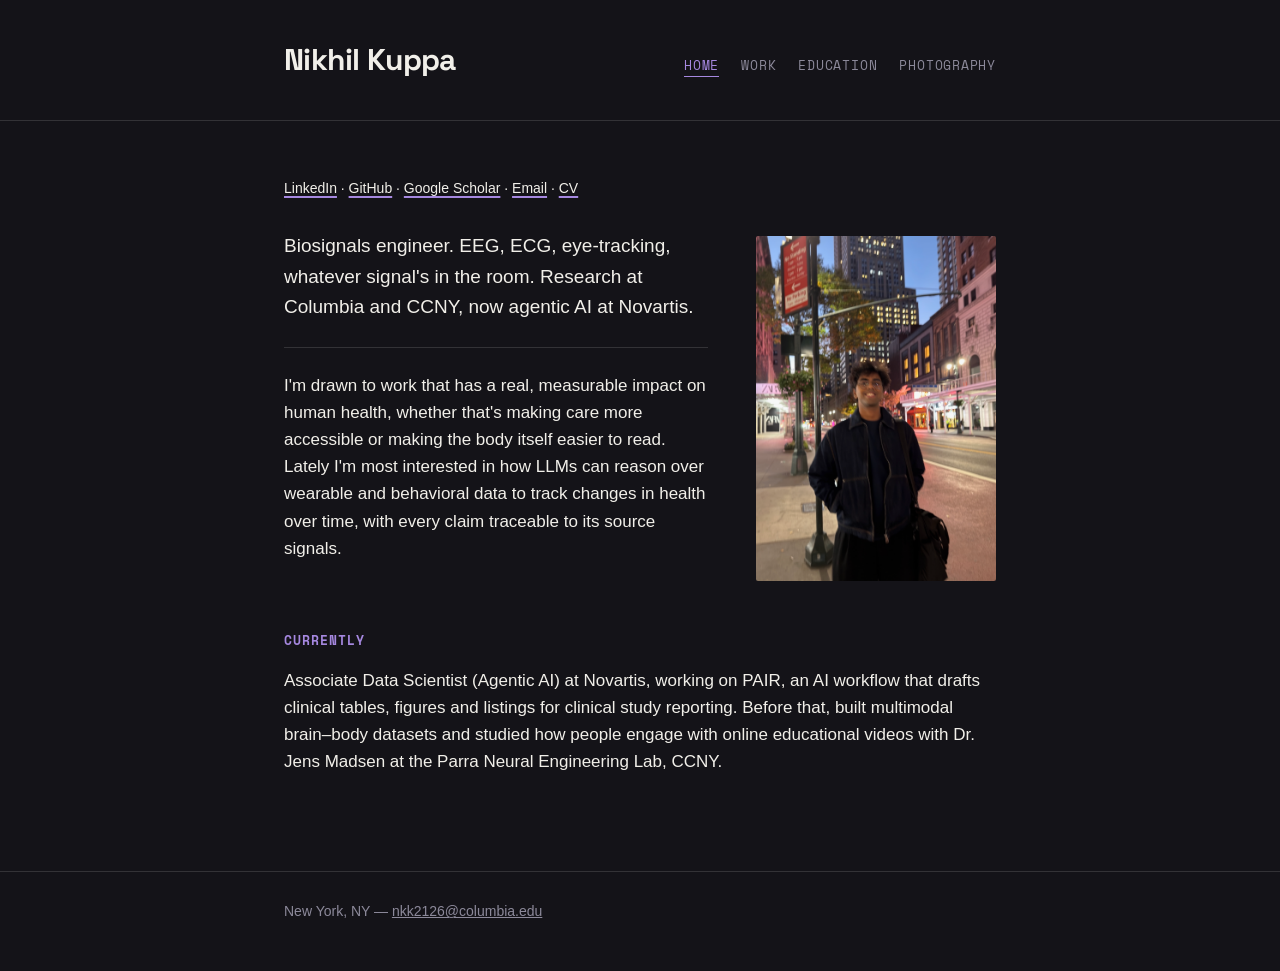
<file: index.html>
<!DOCTYPE html>
<html lang="en">
<head>
<meta charset="UTF-8">
<meta name="viewport" content="width=device-width, initial-scale=1.0">
<title>Nikhil Kuppa</title>
<meta name="description" content="Nikhil Kuppa — biosignals engineer working on agentic AI for clinical research and on multimodal brain, body and wearable signals.">
<link rel="canonical" href="https://nikhilkuppa.github.io/">
<meta property="og:type" content="website">
<meta property="og:title" content="Nikhil Kuppa">
<meta property="og:description" content="Biosignals engineer working on agentic AI for clinical research and on multimodal brain, body and wearable signals.">
<meta property="og:url" content="https://nikhilkuppa.github.io/">
<meta property="og:image" content="https://nikhilkuppa.github.io/assets/nikhil.png">
<meta name="twitter:card" content="summary_large_image">
<meta name="twitter:title" content="Nikhil Kuppa">
<meta name="twitter:description" content="Biosignals engineer working on agentic AI for clinical research and on multimodal brain, body and wearable signals.">
<meta name="twitter:image" content="https://nikhilkuppa.github.io/assets/nikhil.png">
<link rel="preconnect" href="https://fonts.googleapis.com">
<link href="https://fonts.googleapis.com/css2?family=Space+Grotesk:wght@500;700&family=Space+Mono:wght@400;700&display=swap" rel="stylesheet">
<link rel="stylesheet" href="styles.css">
</head>
<body>

<header class="site">
  <div class="wrap">
    <nav class="site">
      <a class="brand" href="index.html">Nikhil Kuppa</a>
      <div class="links">
        <a href="index.html" class="active">Home</a>
        <a href="work.html">Work</a>
        <a href="education.html">Education</a>
        <a href="photography.html">Photography</a>
      </div>
    </nav>
  </div>
</header>

<main>
  <div class="wrap">
    <p class="top-links reveal">
      <a class="inline" href="https://www.linkedin.com/in/nikhilkuppa/">LinkedIn</a> &middot;
      <a class="inline" href="https://github.com/nikhilkuppa">GitHub</a> &middot;
      <a class="inline" href="https://scholar.google.com/citations?user=C9WDNPoAAAAJ&hl=en">Google Scholar</a> &middot;
      <a class="inline" href="mailto:nkk2126@columbia.edu">Email</a> &middot;
      <a class="inline" href="assets/NikhilKuppa_CV.pdf">CV</a>
    </p>

    <div class="hero">
      <div class="hero-text">
        <p class="lede">Biosignals engineer. EEG, ECG, eye-tracking, whatever signal's in the room. Research at Columbia and CCNY, now agentic AI at Novartis.</p>

        <hr class="rule">

        <p class="reveal">I'm drawn to work that has a real, measurable impact on human health, whether that's making care more accessible or making the body itself easier to read. Lately I'm most interested in how LLMs can reason over wearable and behavioral data to track changes in health over time, with every claim traceable to its source signals.</p>
      </div>

      <div class="hero-photo reveal">
        <img src="assets/nikhil.png" alt="Nikhil, on a street in New York at dusk">
      </div>
    </div>

    <h2 class="reveal">Currently</h2>
    <p class="reveal">Associate Data Scientist (Agentic AI) at Novartis, working on PAIR, an AI workflow that drafts clinical tables, figures and listings for clinical study reporting. Before that, built multimodal brain–body datasets and studied how people engage with online educational videos with Dr. Jens Madsen at the Parra Neural Engineering Lab, CCNY.</p>

  </div>
</main>

<footer class="site">
  <div class="wrap">
    New York, NY — <a href="mailto:nkk2126@columbia.edu">nkk2126@columbia.edu</a>
  </div>
</footer>

<script src="script.js" defer></script>
</body>
</html>
</file>
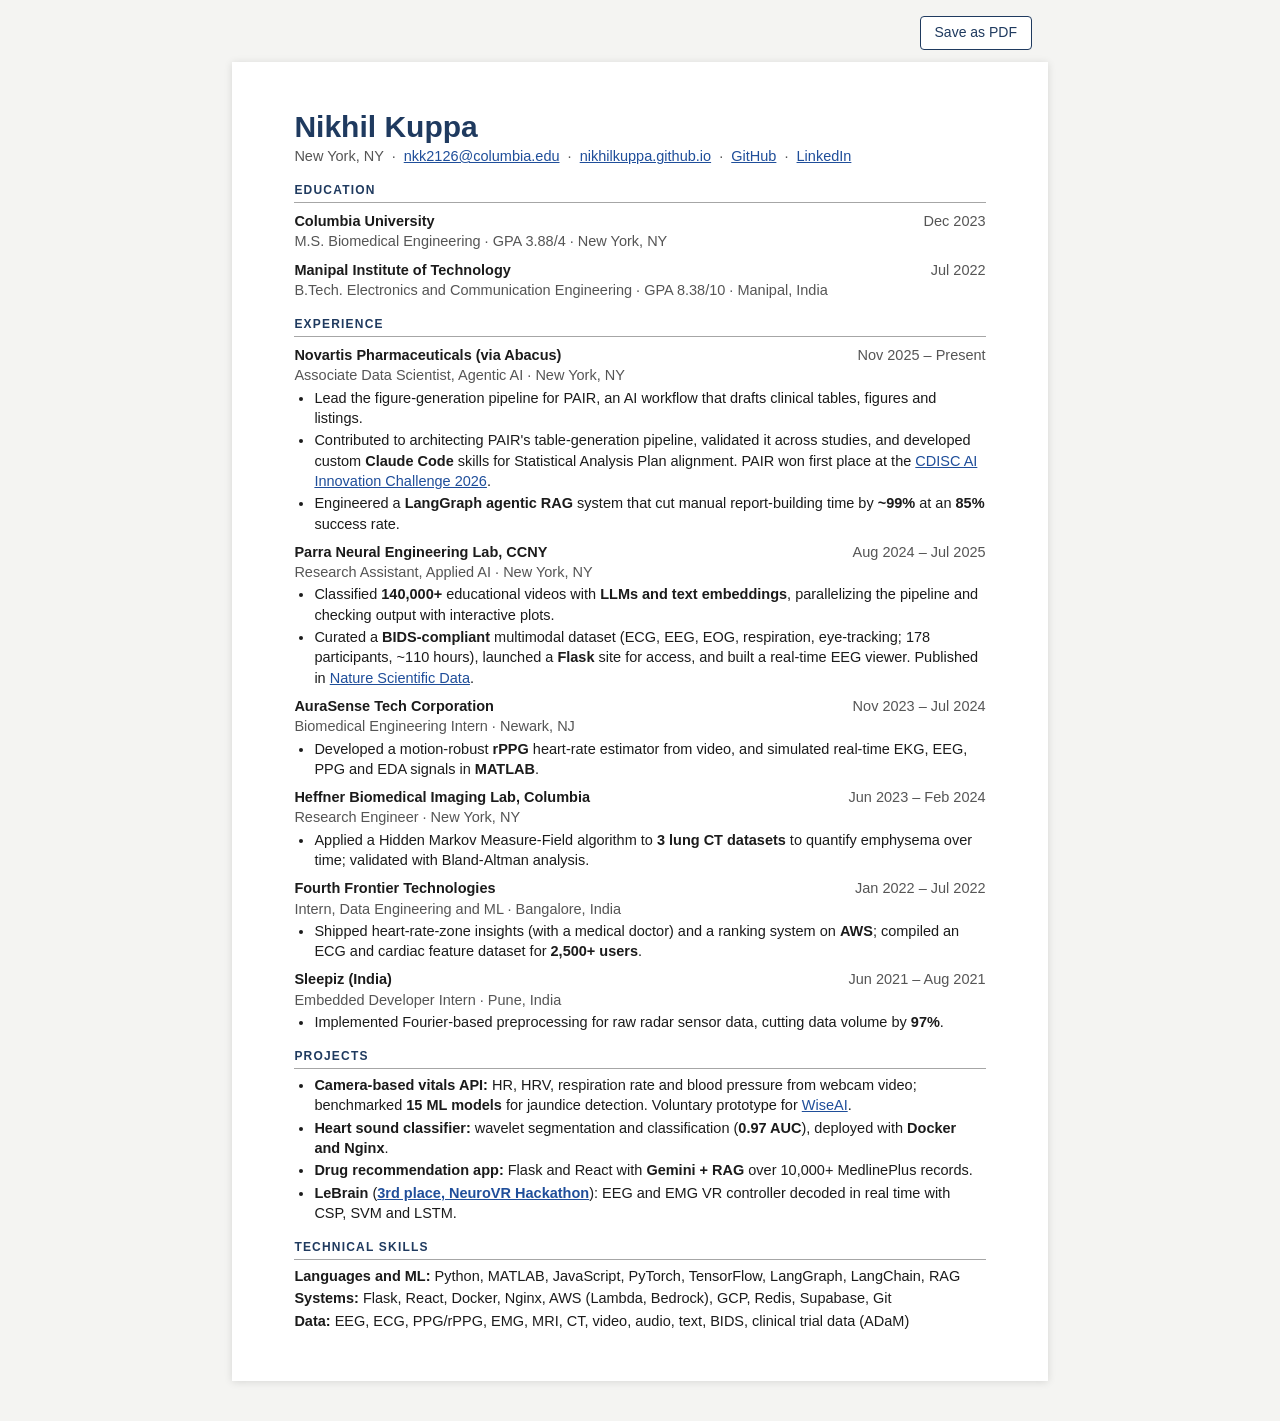
<file: resume/index.html>
<!DOCTYPE html>
<html lang="en">
<head>
<meta charset="UTF-8">
<meta name="viewport" content="width=device-width, initial-scale=1.0">
<meta name="robots" content="noindex, nofollow, noarchive, noimageindex">
<title>Nikhil Kuppa — Resume</title>
<style>
  :root { --ink:#1b1b1b; --muted:#555; --navy:#1F3A5F; --link:#1F4E9A; --bg:#f4f4f2; }
  * { box-sizing: border-box; }
  body { margin:0; background:var(--bg); color:var(--ink); font-family: Calibri, "Segoe UI", -apple-system, "Helvetica Neue", Arial, sans-serif; line-height:1.4; }
  .bar { max-width:8.5in; margin:16px auto 0; padding:0 16px; text-align:right; }
  .bar button { font:inherit; font-size:14px; border:1px solid var(--navy); background:#fff; color:var(--navy); padding:6px 14px; border-radius:4px; cursor:pointer; }
  .page { max-width:8.5in; margin:12px auto 40px; background:#fff; padding:0.5in 0.65in; box-shadow:0 1px 8px rgba(0,0,0,.12); font-size:14.5px; }
  h1 { margin:0 0 2px; text-align:left; color:var(--navy); font-size:30px; line-height:1.15; }
  .contact { text-align:left; margin:0 0 4px; color:var(--muted); }
  a { color:var(--link); }
  h2 { margin:16px 0 6px; padding-bottom:3px; border-bottom:1px solid #a6a6a6; color:var(--navy); font-size:12px; text-transform:uppercase; letter-spacing:.1em; }
  .entry { display:flex; justify-content:space-between; gap:12px; margin-top:8px; }
  .sub { color:var(--muted); margin-bottom:2px; }
  .when { color:var(--muted); white-space:nowrap; }
  ul { margin:2px 0 0; padding-left:20px; }
  li { margin-bottom:2px; }
  .skill { margin:0 0 2px; }
  @media (max-width: 640px) { .page { padding:20px 16px; font-size:15px; } .entry { flex-direction:column; gap:0; } .when { white-space:normal; } }
  @media print {
    @page { size: letter; margin: 0.4in 0.6in; }
    body { background:#fff; font-size:10pt; line-height:1.18; }
    .bar { display:none; }
    .page { box-shadow:none; margin:0; padding:0; max-width:none; font-size:10pt; }
    h1 { font-size:22pt; margin-bottom:1pt; }
    .contact { margin-bottom:0; }
    h2 { font-size:9pt; margin:7pt 0 3pt; padding-bottom:2pt; }
    .entry { margin-top:4pt; }
    .sub { margin-bottom:1pt; }
    ul { margin-top:1pt; padding-left:14pt; }
    li { margin-bottom:1pt; }
    .skill { margin-bottom:1pt; }
    a { color:var(--link); }
  }
</style>
</head>
<body>
<div class="bar"><button onclick="window.print()">Save as PDF</button></div>
<main class="page">
<h1>Nikhil Kuppa</h1>
<p class="contact">New York, NY &nbsp;·&nbsp; <a href="mailto:nkk2126@columbia.edu">nkk2126@columbia.edu</a> &nbsp;·&nbsp; <a href="https://nikhilkuppa.github.io">nikhilkuppa.github.io</a> &nbsp;·&nbsp; <a href="https://github.com/nikhilkuppa">GitHub</a> &nbsp;·&nbsp; <a href="https://www.linkedin.com/in/nikhilkuppa/">LinkedIn</a></p>
<h2>Education</h2>
<div class="entry"><strong>Columbia University</strong><span class="when">Dec 2023</span></div><div class="sub">M.S. Biomedical Engineering  ·  GPA 3.88/4  ·  New York, NY</div>
<div class="entry"><strong>Manipal Institute of Technology</strong><span class="when">Jul 2022</span></div><div class="sub">B.Tech. Electronics and Communication Engineering  ·  GPA 8.38/10  ·  Manipal, India</div>
<h2>Experience</h2>
<div class="entry"><strong>Novartis Pharmaceuticals (via Abacus)</strong><span class="when">Nov 2025 – Present</span></div><div class="sub">Associate Data Scientist, Agentic AI  ·  New York, NY</div>
<ul>
<li>Lead the figure-generation pipeline for PAIR, an AI workflow that drafts clinical tables, figures and listings.</li>
<li>Contributed to architecting PAIR's table-generation pipeline, validated it across studies, and developed custom <strong>Claude Code</strong> skills for Statistical Analysis Plan alignment. PAIR won first place at the <a href="https://www.cdisc.org/events/ai-innovation-challenge">CDISC AI Innovation Challenge 2026</a>.</li>
<li>Engineered a <strong>LangGraph agentic RAG</strong> system that cut manual report-building time by <strong>~99%</strong> at an <strong>85%</strong> success rate.</li>
</ul>
<div class="entry"><strong>Parra Neural Engineering Lab, CCNY</strong><span class="when">Aug 2024 – Jul 2025</span></div><div class="sub">Research Assistant, Applied AI  ·  New York, NY</div>
<ul>
<li>Classified <strong>140,000+</strong> educational videos with <strong>LLMs and text embeddings</strong>, parallelizing the pipeline and checking output with interactive plots.</li>
<li>Curated a <strong>BIDS-compliant</strong> multimodal dataset (ECG, EEG, EOG, respiration, eye-tracking; 178 participants, ~110 hours), launched a <strong>Flask</strong> site for access, and built a real-time EEG viewer. Published in <a href="https://www.nature.com/articles/s41597-026-07215-1">Nature Scientific Data</a>.</li>
</ul>
<div class="entry"><strong>AuraSense Tech Corporation</strong><span class="when">Nov 2023 – Jul 2024</span></div><div class="sub">Biomedical Engineering Intern  ·  Newark, NJ</div>
<ul>
<li>Developed a motion-robust <strong>rPPG</strong> heart-rate estimator from video, and simulated real-time EKG, EEG, PPG and EDA signals in <strong>MATLAB</strong>.</li>
</ul>
<div class="entry"><strong>Heffner Biomedical Imaging Lab, Columbia</strong><span class="when">Jun 2023 – Feb 2024</span></div><div class="sub">Research Engineer  ·  New York, NY</div>
<ul>
<li>Applied a Hidden Markov Measure-Field algorithm to <strong>3 lung CT datasets</strong> to quantify emphysema over time; validated with Bland-Altman analysis.</li>
</ul>
<div class="entry"><strong>Fourth Frontier Technologies</strong><span class="when">Jan 2022 – Jul 2022</span></div><div class="sub">Intern, Data Engineering and ML  ·  Bangalore, India</div>
<ul>
<li>Shipped heart-rate-zone insights (with a medical doctor) and a ranking system on <strong>AWS</strong>; compiled an ECG and cardiac feature dataset for <strong>2,500+ users</strong>.</li>
</ul>
<div class="entry"><strong>Sleepiz (India)</strong><span class="when">Jun 2021 – Aug 2021</span></div><div class="sub">Embedded Developer Intern  ·  Pune, India</div>
<ul>
<li>Implemented Fourier-based preprocessing for raw radar sensor data, cutting data volume by <strong>97%</strong>.</li>
</ul>
<h2>Projects</h2>
<ul>
<li><strong>Camera-based vitals API:</strong> HR, HRV, respiration rate and blood pressure from webcam video; benchmarked <strong>15 ML models</strong> for jaundice detection. Voluntary prototype for <a href="https://www.wiseai.care/">WiseAI</a>.</li>
<li><strong>Heart sound classifier:</strong> wavelet segmentation and classification (<strong>0.97 AUC</strong>), deployed with <strong>Docker and Nginx</strong>.</li>
<li><strong>Drug recommendation app:</strong> Flask and React with <strong>Gemini + RAG</strong> over 10,000+ MedlinePlus records.</li>
<li><strong>LeBrain</strong> (<a href="https://devpost.com/software/lebrain"><strong>3rd place, NeuroVR Hackathon</strong></a>): EEG and EMG VR controller decoded in real time with CSP, SVM and LSTM.</li>
</ul>
<h2>Technical Skills</h2>
<p class="skill"><strong>Languages and ML:</strong> Python, MATLAB, JavaScript, PyTorch, TensorFlow, LangGraph, LangChain, RAG</p>
<p class="skill"><strong>Systems:</strong> Flask, React, Docker, Nginx, AWS (Lambda, Bedrock), GCP, Redis, Supabase, Git</p>
<p class="skill"><strong>Data:</strong> EEG, ECG, PPG/rPPG, EMG, MRI, CT, video, audio, text, BIDS, clinical trial data (ADaM)</p>
</main>
</body>
</html>
</file>
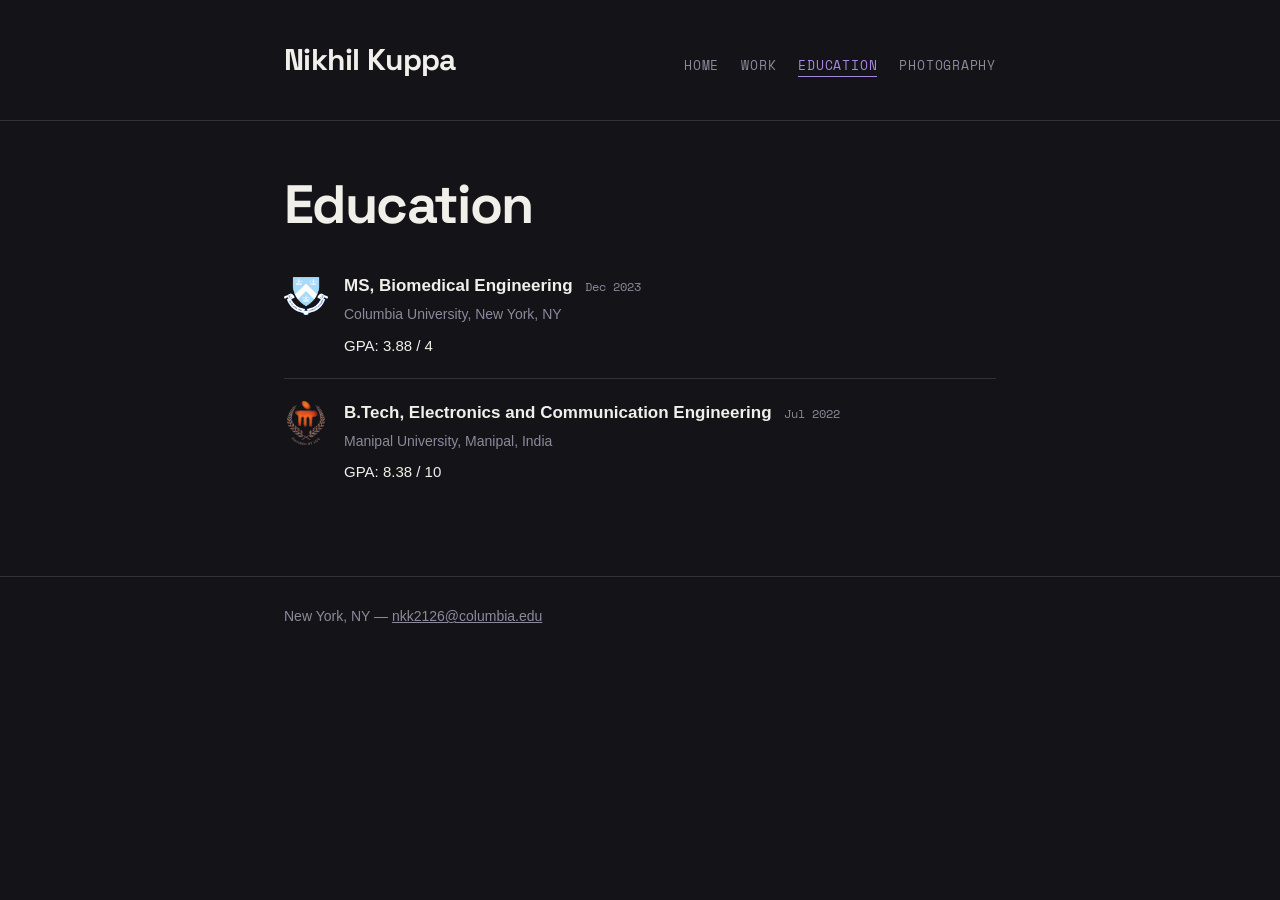
<file: education.html>
<!DOCTYPE html>
<html lang="en">
<head>
<meta charset="UTF-8">
<meta name="viewport" content="width=device-width, initial-scale=1.0">
<title>Education — Nikhil Kuppa</title>
<meta name="description" content="Nikhil Kuppa's education: MS Biomedical Engineering at Columbia University, B.Tech ECE at Manipal University.">
<link rel="canonical" href="https://nikhilkuppa.github.io/education.html">
<meta property="og:type" content="website">
<meta property="og:title" content="Education — Nikhil Kuppa">
<meta property="og:description" content="MS Biomedical Engineering at Columbia University, B.Tech ECE at Manipal University.">
<meta property="og:url" content="https://nikhilkuppa.github.io/education.html">
<meta property="og:image" content="https://nikhilkuppa.github.io/assets/nikhil.png">
<meta name="twitter:card" content="summary_large_image">
<meta name="twitter:title" content="Education — Nikhil Kuppa">
<meta name="twitter:description" content="MS Biomedical Engineering at Columbia University, B.Tech ECE at Manipal University.">
<meta name="twitter:image" content="https://nikhilkuppa.github.io/assets/nikhil.png">
<link rel="preconnect" href="https://fonts.googleapis.com">
<link href="https://fonts.googleapis.com/css2?family=Space+Grotesk:wght@500;700&family=Space+Mono:wght@400;700&display=swap" rel="stylesheet">
<link rel="stylesheet" href="styles.css">
</head>
<body>

<header class="site">
  <div class="wrap">
    <nav class="site">
      <a class="brand" href="index.html">Nikhil Kuppa</a>
      <div class="links">
        <a href="index.html">Home</a>
        <a href="work.html">Work</a>
        <a href="education.html" class="active">Education</a>
        <a href="photography.html">Photography</a>
      </div>
    </nav>
  </div>
</header>

<main>
  <div class="wrap">
    <h1>Education</h1>

    <div class="entry reveal edu-entry">
      <img class="edu-logo" src="assets/logos/columbia-icon.png" alt="Columbia University crest">
      <div>
        <div class="entry-head">
          <span class="entry-title">MS, Biomedical Engineering</span>
          <span class="entry-meta">Dec 2023</span>
        </div>
        <div class="entry-sub">Columbia University, New York, NY</div>
        <p>GPA: 3.88 / 4</p>
      </div>
    </div>

    <div class="entry reveal edu-entry">
      <img class="edu-logo" src="assets/logos/manipal-icon.png" alt="Manipal University emblem">
      <div>
        <div class="entry-head">
          <span class="entry-title">B.Tech, Electronics and Communication Engineering</span>
          <span class="entry-meta">Jul 2022</span>
        </div>
        <div class="entry-sub">Manipal University, Manipal, India</div>
        <p>GPA: 8.38 / 10</p>
      </div>
    </div>
  </div>
</main>

<footer class="site">
  <div class="wrap">
    New York, NY — <a href="mailto:nkk2126@columbia.edu">nkk2126@columbia.edu</a>
  </div>
</footer>

<script src="script.js" defer></script>
</body>
</html>
</file>
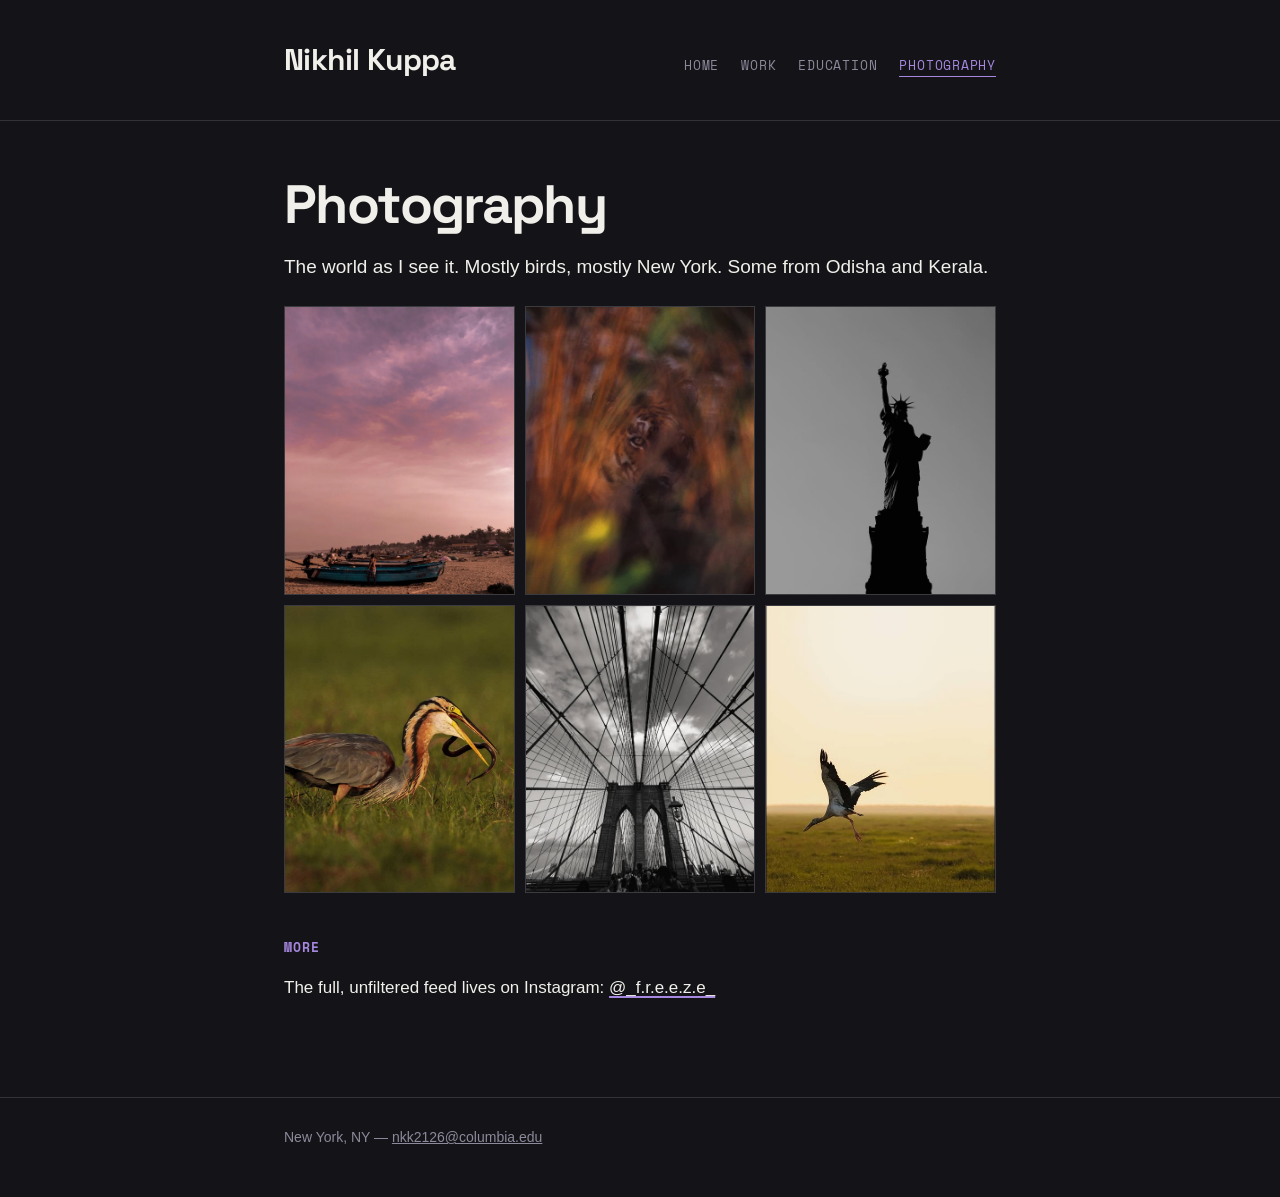
<file: photography.html>
<!DOCTYPE html>
<html lang="en">
<head>
<meta charset="UTF-8">
<meta name="viewport" content="width=device-width, initial-scale=1.0">
<title>Photography — Nikhil Kuppa</title>
<meta name="description" content="Wildlife and travel photography by Nikhil Kuppa.">
<link rel="canonical" href="https://nikhilkuppa.github.io/photography.html">
<meta property="og:type" content="website">
<meta property="og:title" content="Photography — Nikhil Kuppa">
<meta property="og:description" content="Wildlife and travel photography by Nikhil Kuppa.">
<meta property="og:url" content="https://nikhilkuppa.github.io/photography.html">
<meta property="og:image" content="https://nikhilkuppa.github.io/assets/photos/wildlife-tiger.jpg">
<meta name="twitter:card" content="summary_large_image">
<meta name="twitter:title" content="Photography — Nikhil Kuppa">
<meta name="twitter:description" content="Wildlife and travel photography by Nikhil Kuppa.">
<meta name="twitter:image" content="https://nikhilkuppa.github.io/assets/photos/wildlife-tiger.jpg">
<link rel="preconnect" href="https://fonts.googleapis.com">
<link href="https://fonts.googleapis.com/css2?family=Space+Grotesk:wght@500;700&family=Space+Mono:wght@400;700&display=swap" rel="stylesheet">
<link rel="stylesheet" href="styles.css">
</head>
<body>

<header class="site">
  <div class="wrap">
    <nav class="site">
      <a class="brand" href="index.html">Nikhil Kuppa</a>
      <div class="links">
        <a href="index.html">Home</a>
        <a href="work.html">Work</a>
        <a href="education.html">Education</a>
        <a href="photography.html" class="active">Photography</a>
      </div>
    </nav>
  </div>
</header>

<main>
  <div class="wrap">
    <h1>Photography</h1>
    <p class="lede">The world as I see it. Mostly birds, mostly New York. Some from Odisha and Kerala.</p>

    <div class="photo-grid">
      <div class="photo-box reveal"><img src="assets/photos/travel-mahabalipuram.webp" alt="Fishing boats on the beach under a pink sunset sky in Mahabalipuram"></div>
      <div class="photo-box reveal"><img src="assets/photos/wildlife-tiger.jpg" alt="Tiger partially hidden in tall grass at Tadoba Tiger Reserve"></div>
      <div class="photo-box reveal"><img src="assets/photos/nyc-liberty.jpg" alt="Statue of Liberty silhouetted against the sky"></div>
      <div class="photo-box reveal"><img src="assets/photos/wildlife-heron.jpg" alt="Purple heron catching a snake in grassland"></div>
      <div class="photo-box reveal"><img src="assets/photos/nyc-bridge.jpg" alt="Brooklyn Bridge cables viewed from below"></div>
      <div class="photo-box reveal"><img src="assets/photos/wildlife-stork.jpg" alt="Stork taking flight over open grassland at dusk"></div>
    </div>

    <h2>More</h2>
    <p>The full, unfiltered feed lives on Instagram: <a class="inline" href="https://www.instagram.com/_f.r.e.e.z.e_/">@_f.r.e.e.z.e_</a></p>
  </div>
</main>

<footer class="site">
  <div class="wrap">
    New York, NY — <a href="mailto:nkk2126@columbia.edu">nkk2126@columbia.edu</a>
  </div>
</footer>

<script src="script.js" defer></script>
</body>
</html>
</file>
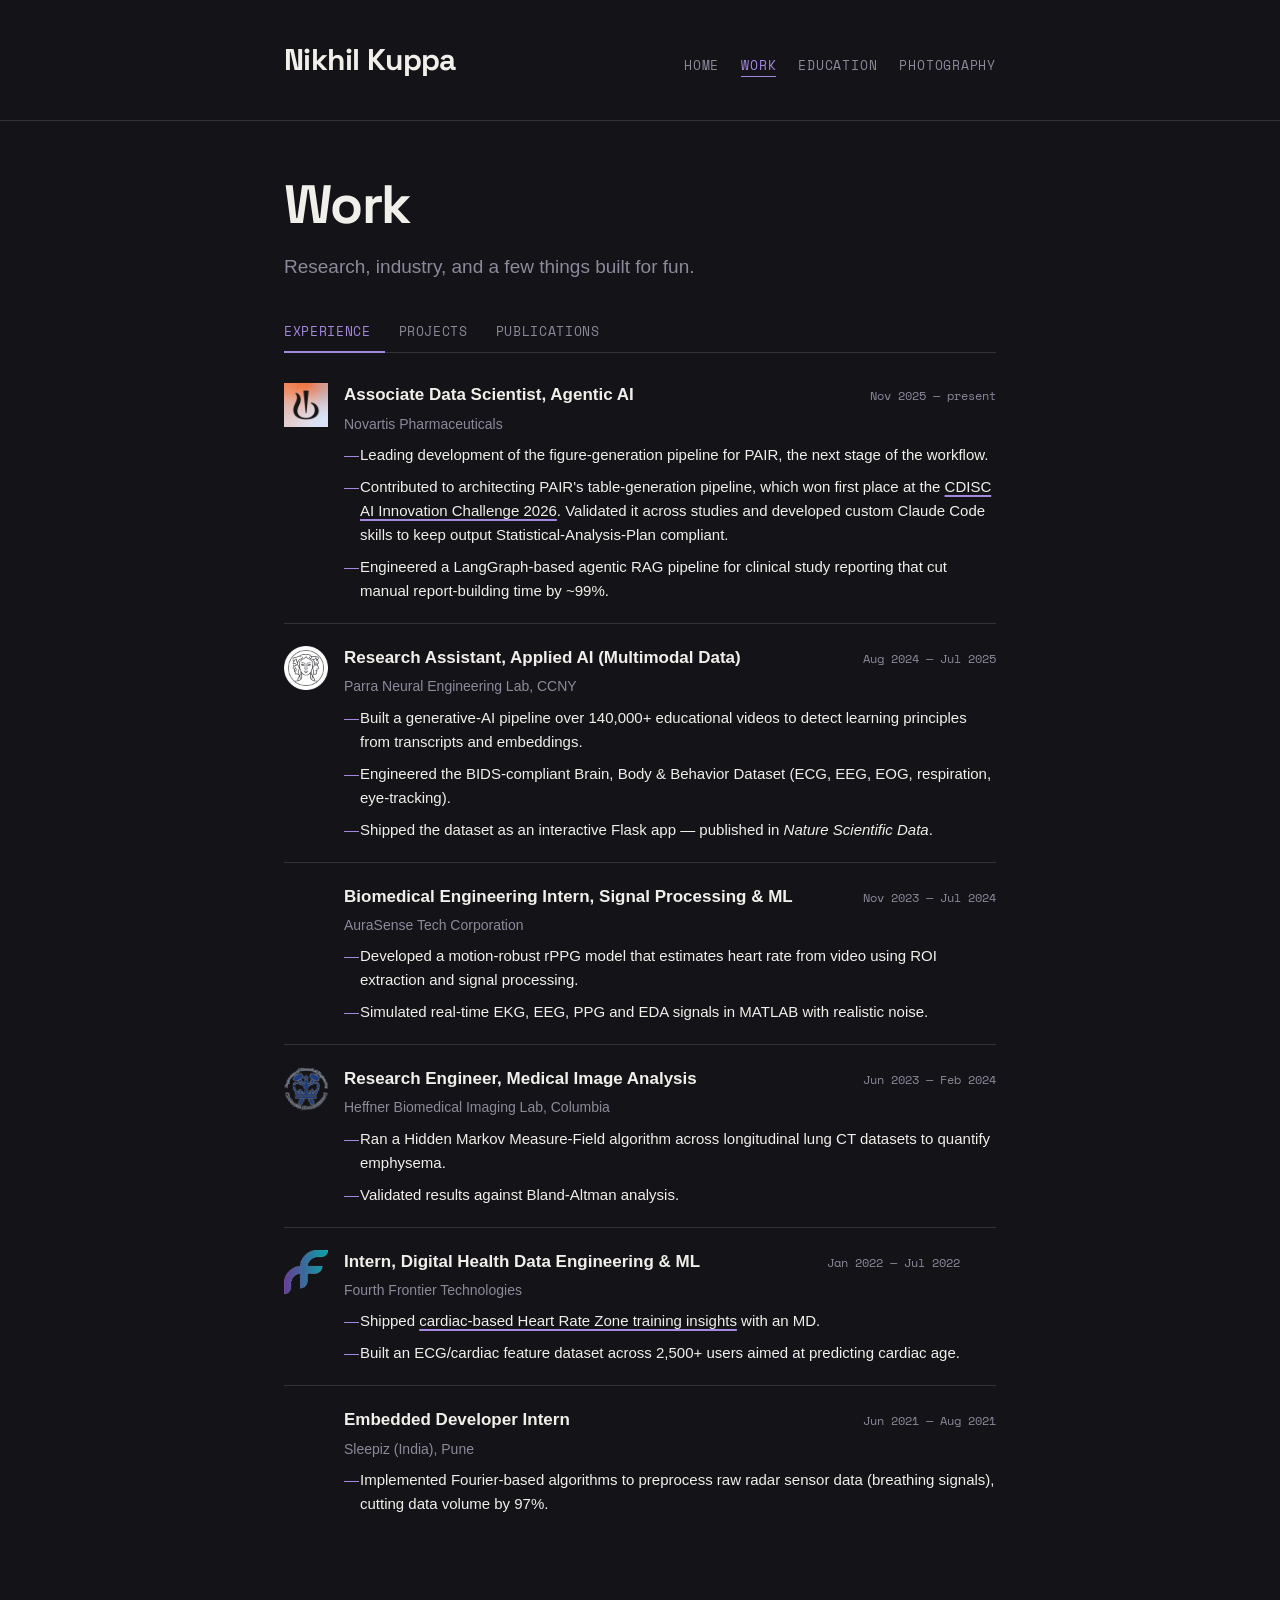
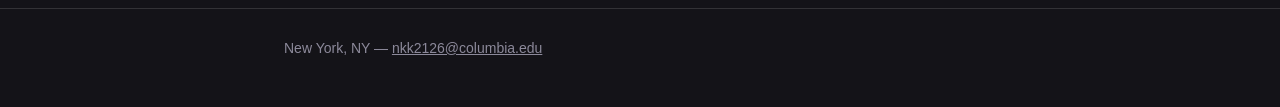
<file: work.html>
<!DOCTYPE html>
<html lang="en">
<head>
<meta charset="UTF-8">
<meta name="viewport" content="width=device-width, initial-scale=1.0">
<title>Work — Nikhil Kuppa</title>
<meta name="description" content="Nikhil Kuppa's work: experience, projects, and publications in biosignals, agentic AI, and machine learning.">
<link rel="canonical" href="https://nikhilkuppa.github.io/work.html">
<meta property="og:type" content="website">
<meta property="og:title" content="Work — Nikhil Kuppa">
<meta property="og:description" content="Experience, projects, and publications in biosignals, agentic AI, and machine learning.">
<meta property="og:url" content="https://nikhilkuppa.github.io/work.html">
<meta property="og:image" content="https://nikhilkuppa.github.io/assets/nikhil.png">
<meta name="twitter:card" content="summary_large_image">
<meta name="twitter:title" content="Work — Nikhil Kuppa">
<meta name="twitter:description" content="Experience, projects, and publications in biosignals, agentic AI, and machine learning.">
<meta name="twitter:image" content="https://nikhilkuppa.github.io/assets/nikhil.png">
<link rel="preconnect" href="https://fonts.googleapis.com">
<link href="https://fonts.googleapis.com/css2?family=Space+Grotesk:wght@500;700&family=Space+Mono:wght@400;700&display=swap" rel="stylesheet">
<link rel="stylesheet" href="styles.css">
</head>
<body>

<header class="site">
  <div class="wrap">
    <nav class="site">
      <a class="brand" href="index.html">Nikhil Kuppa</a>
      <div class="links">
        <a href="index.html">Home</a>
        <a href="work.html" class="active">Work</a>
        <a href="education.html">Education</a>
        <a href="photography.html">Photography</a>
      </div>
    </nav>
  </div>
</header>

<main>
  <div class="wrap">
    <h1>Work</h1>
    <p class="lede muted">Research, industry, and a few things built for fun.</p>

    <div class="tab-row" role="tablist">
      <button class="tab-btn active" data-tab="experience" role="tab" aria-selected="true">Experience</button>
      <button class="tab-btn" data-tab="projects" role="tab" aria-selected="false">Projects</button>
      <button class="tab-btn" data-tab="publications" role="tab" aria-selected="false">Publications</button>
    </div>

    <div class="tab-panel" id="tab-experience">
      <div class="entry reveal edu-entry">
        <img class="edu-logo" src="assets/logos/novartis-logo.png" alt="Novartis logo">
        <div>
          <div class="entry-head">
            <span class="entry-title">Associate Data Scientist, Agentic AI</span>
            <span class="entry-meta">Nov 2025 — present</span>
          </div>
          <div class="entry-sub">Novartis Pharmaceuticals</div>
          <ul>
            <li>Leading development of the figure-generation pipeline for PAIR, the next stage of the workflow.</li>
            <li>Contributed to architecting PAIR's table-generation pipeline, which won first place at the <a class="inline" href="https://www.cdisc.org/events/ai-innovation-challenge">CDISC AI Innovation Challenge 2026</a>. Validated it across studies and developed custom Claude Code skills to keep output Statistical-Analysis-Plan compliant.</li>
            <li>Engineered a LangGraph-based agentic RAG pipeline for clinical study reporting that cut manual report-building time by ~99%.</li>
          </ul>
        </div>
      </div>

      <div class="entry reveal edu-entry">
        <img class="edu-logo" src="assets/logos/ccny-logo.png" alt="CCNY logo">
        <div>
          <div class="entry-head">
            <span class="entry-title">Research Assistant, Applied AI (Multimodal Data)</span>
            <span class="entry-meta">Aug 2024 — Jul 2025</span>
          </div>
          <div class="entry-sub">Parra Neural Engineering Lab, CCNY</div>
          <ul>
            <li>Built a generative-AI pipeline over 140,000+ educational videos to detect learning principles from transcripts and embeddings.</li>
            <li>Engineered the BIDS-compliant Brain, Body & Behavior Dataset (ECG, EEG, EOG, respiration, eye-tracking).</li>
            <li>Shipped the dataset as an interactive Flask app — published in <em>Nature Scientific Data</em>.</li>
          </ul>
        </div>
      </div>

      <div class="entry reveal edu-entry">
        <div class="edu-logo"></div>
        <div>
          <div class="entry-head">
            <span class="entry-title">Biomedical Engineering Intern, Signal Processing &amp; ML</span>
            <span class="entry-meta">Nov 2023 — Jul 2024</span>
          </div>
          <div class="entry-sub">AuraSense Tech Corporation</div>
          <ul>
            <li>Developed a motion-robust rPPG model that estimates heart rate from video using ROI extraction and signal processing.</li>
            <li>Simulated real-time EKG, EEG, PPG and EDA signals in MATLAB with realistic noise.</li>
          </ul>
        </div>
      </div>

      <div class="entry reveal edu-entry">
        <img class="edu-logo" src="assets/logos/columbia-bme-logo.png" alt="Columbia Biomedical Engineering logo">
        <div>
          <div class="entry-head">
            <span class="entry-title">Research Engineer, Medical Image Analysis</span>
            <span class="entry-meta">Jun 2023 — Feb 2024</span>
          </div>
          <div class="entry-sub">Heffner Biomedical Imaging Lab, Columbia</div>
          <ul>
            <li>Ran a Hidden Markov Measure-Field algorithm across longitudinal lung CT datasets to quantify emphysema.</li>
            <li>Validated results against Bland-Altman analysis.</li>
          </ul>
        </div>
      </div>

      <div class="entry reveal edu-entry">
        <img class="edu-logo" src="assets/logos/ff-logo.png" alt="Fourth Frontier logo">
        <div>
          <div class="entry-head">
            <span class="entry-title">Intern, Digital Health Data Engineering &amp; ML</span>
            <span class="entry-meta">Jan 2022 — Jul 2022</span>
          </div>
          <div class="entry-sub">Fourth Frontier Technologies</div>
          <ul>
            <li>Shipped <a class="inline" href="https://fourthfrontier.com/pages/heart-rate-zones">cardiac-based Heart Rate Zone training insights</a> with an MD.</li>
            <li>Built an ECG/cardiac feature dataset across 2,500+ users aimed at predicting cardiac age.</li>
          </ul>
        </div>
      </div>

      <div class="entry reveal edu-entry">
        <div class="edu-logo"></div>
        <div>
          <div class="entry-head">
            <span class="entry-title">Embedded Developer Intern</span>
            <span class="entry-meta">Jun 2021 — Aug 2021</span>
          </div>
          <div class="entry-sub">Sleepiz (India), Pune</div>
          <ul>
            <li>Implemented Fourier-based algorithms to preprocess raw radar sensor data (breathing signals), cutting data volume by 97%.</li>
          </ul>
        </div>
      </div>
    </div>

    <div class="tab-panel" id="tab-projects" hidden>
      <div class="entry reveal">
        <div class="entry-head">
          <span class="entry-title">LeBrain</span>
          <span class="entry-meta accent">3rd place, NeuroVR Hackathon</span>
        </div>
        <p>A brain-computer interface that plays a VR game with your brain and nothing else. Motor imagery + SSVEP from EEG, plus EMG, decoded with CSP filtering, SVM and LSTM models into real-time in-game actions. <a class="inline" href="https://devpost.com/software/lebrain">Devpost</a></p>
      </div>

      <div class="entry reveal">
        <div class="entry-title">Non-Contact Vitals Tracking (rPPG)</div>
        <p>Production-grade API estimating heart rate, HRV, respiration rate, and blood pressure from plain webcam video — CHROM &amp; POS algorithms, Welch's PSD, MediaPipe face mesh, and a 32-feature pulse-wave model. Also benchmarked 15 ML models for sclera-based jaundice detection. Voluntary prototype work for <a class="inline" href="https://www.wiseai.care/">WiseAI</a>.</p>
      </div>

      <div class="entry reveal">
        <div class="entry-title">Heart Sound Classifier</div>
        <p>Wavelet-based S1/S2 segmentation and classification of phonocardiogram recordings (0.97 AUC), deployed end-to-end so a phone mic can flag a heart murmur.</p>
      </div>

      <div class="entry reveal">
        <div class="entry-title">Drug Recommendation App</div>
        <p>Full-stack app (Flask, React) that gives over-the-counter drug suggestions, using Gemini with RAG over 10,000+ MedlinePlus records.</p>
      </div>

      <div class="entry reveal">
        <div class="entry-title">MRI Motion Correction</div>
        <p>Fixed a phase-loss bug in TorchIO to enable full k-space reconstruction, used it to simulate motion artifacts on a motion-free dataset, and trained AFT-Net to correct them. Unpublished — <a class="inline" href="assets/mri-motion-correction-paper.pdf">write-up (PDF)</a> &middot; <a class="inline" href="assets/mri-motion-correction-presentation.pdf">presentation (PDF)</a>.</p>
      </div>
    </div>

    <div class="tab-panel" id="tab-publications" hidden>
      <p class="muted" style="font-size:14px; margin-bottom:20px;">Full list on <a class="inline" href="https://scholar.google.com/citations?user=C9WDNPoAAAAJ&hl=en">Google Scholar</a></p>
      <div class="entry reveal">
        <p>Madsen, J., <strong>Kuppa, N.</strong>, &amp; Parra, L. (2026). <em>The Brain, Body, and Behavior Dataset (BBBD): Multimodal Recordings during Educational Videos.</em> Nature Scientific Data. <a class="inline" href="https://www.nature.com/articles/s41597-026-07215-1">Paper</a> &middot; <a class="inline" href="https://bbbd.pythonanywhere.com/">Dataset site</a></p>

        <div class="fig-row">
          <figure class="fig reveal">
            <img src="assets/bbbd-setup.png" alt="Diagram of the recording setup: EEG, EOG, gaze, respiration and ECG sensors on a participant watching a monitor">
            <figcaption>Fig. 1 — recording setup</figcaption>
          </figure>
          <figure class="fig fig-dark reveal">
            <img src="assets/bbbd-signals.png" alt="Dashboard showing raw and derived physiological signals (ECG, gaze, pupil, head position, heart rate, breath rate) for one session">
            <figcaption>Raw vs. derived signals, one session</figcaption>
          </figure>
        </div>
      </div>
      <div class="entry reveal">
        <p class="muted"><strong>Kuppa, N.</strong>, Adler, M., Madsen, J., &amp; Parra, L. C. (in prep). <em>The Attention Trap in Online Education Videos: Multi-study Assessment to Understand Alignment between Instructional Design, Viewership and Learning Outcomes.</em></p>
      </div>
      <div class="entry reveal">
        <p class="muted">Sudhir, K., <strong>Kuppa, N.</strong>, Parra, L. C., &amp; Madsen, J. (in prep). <em>The Attention-Retention Tradeoff: How Accelerating Online Media Shapes Learning.</em></p>
      </div>
    </div>
  </div>
</main>

<script src="script.js" defer></script>

<footer class="site">
  <div class="wrap">
    New York, NY — <a href="mailto:nkk2126@columbia.edu">nkk2126@columbia.edu</a>
  </div>
</footer>

</body>
</html>
</file>
<file: styles.css>
:root {
  --bg: #141318;
  --bg-alt: #1d1c23;
  --text: #f1efe9;
  --muted: #8c899a;
  --accent: #a688e0;
  --accent-soft: #3c3450;
  --line: rgba(241,239,233,0.14);
  --serif: 'Space Grotesk', -apple-system, sans-serif;
  --sans: -apple-system, BlinkMacSystemFont, 'Segoe UI', Helvetica, Arial, sans-serif;
  --mono: 'Space Mono', 'SF Mono', monospace;
}

* { box-sizing: border-box; }

html { scroll-behavior: smooth; }

body {
  margin: 0;
  background: var(--bg);
  color: var(--text);
  font-family: var(--sans);
  font-size: 17px;
  line-height: 1.6;
  -webkit-font-smoothing: antialiased;
}

.wrap {
  max-width: 760px;
  margin: 0 auto;
  padding: 0 24px;
}

header.site {
  padding: 36px 0 0;
  border-bottom: 1px solid var(--line);
}

header.site nav.site {
  padding-bottom: 36px;
}

.reveal {
  opacity: 0;
  transform: translateY(14px);
  transition: opacity 0.5s ease, transform 0.5s ease;
}
.reveal.visible {
  opacity: 1;
  transform: none;
}

nav.site {
  display: flex;
  align-items: baseline;
  justify-content: space-between;
  flex-wrap: wrap;
  gap: 12px;
}

.brand {
  font-family: var(--serif);
  font-size: 30px;
  font-weight: 700;
  color: var(--text);
  text-decoration: none;
  letter-spacing: -0.02em;
}

.links {
  display: flex;
  gap: 22px;
  font-size: 13px;
  font-family: var(--mono);
  text-transform: uppercase;
  letter-spacing: 0.06em;
}

.links a {
  color: var(--muted);
  text-decoration: none;
  border-bottom: 1px solid transparent;
  transition: color 0.15s, border-color 0.15s;
}

.links a:hover,
.links a.active {
  color: var(--accent);
  border-color: var(--accent);
}

.links a {
  transition: color 0.15s, border-color 0.15s, transform 0.15s;
}
.links a:hover { transform: translateY(-1px); }

main {
  padding: 56px 0 72px;
}

.top-links {
  font-size: 14px;
  margin: 0 0 32px;
}

.hero {
  display: flex;
  align-items: center;
  gap: 48px;
  margin-bottom: 16px;
}

.hero-text {
  flex: 1;
  min-width: 0;
}

.hero-photo {
  flex: 0 0 240px;
  width: 240px;
}

.hero-photo img {
  display: block;
  width: 100%;
  height: auto;
  border-radius: 2px;
}

@media (max-width: 640px) {
  .hero {
    flex-direction: column-reverse;
    align-items: stretch;
    gap: 28px;
  }
  .hero-photo {
    width: 100%;
    flex: 0 0 auto;
  }
}

h1 {
  font-family: var(--serif);
  font-size: 54px;
  font-weight: 700;
  line-height: 1.02;
  letter-spacing: -0.03em;
  margin: 0 0 20px;
}

h1 .pop {
  color: var(--accent);
  display: inline-block;
  transform: rotate(-3deg);
}

h2 {
  font-family: var(--mono);
  font-size: 13px;
  font-weight: 700;
  text-transform: uppercase;
  letter-spacing: 0.08em;
  margin: 44px 0 16px;
  color: var(--accent);
}

p { margin: 0 0 24px; }

.lede {
  font-size: 19px;
  color: var(--text);
}

.rule {
  border: none;
  border-top: 1px solid var(--line);
  margin: 24px 0;
}

.muted { color: var(--muted); }
.muted strong { color: var(--text); }
.accent { color: var(--accent); }

a.inline {
  color: var(--text);
  text-decoration: underline;
  text-decoration-color: var(--accent);
  text-decoration-thickness: 2px;
  text-underline-offset: 3px;
}
a.inline:hover { color: var(--accent); }

.tag-row {
  display: flex;
  flex-wrap: wrap;
  gap: 8px;
  margin: 32px 0 16px;
}
.tag {
  font-family: var(--mono);
  font-size: 12px;
  padding: 6px 12px;
  background: var(--text);
  border: 1px solid var(--text);
  border-radius: 2px;
  color: var(--bg);
  text-transform: uppercase;
  letter-spacing: 0.03em;
  transition: transform 0.15s, background 0.15s, color 0.15s;
}

.tag:nth-child(2n) {
  background: var(--accent);
  border-color: var(--accent);
  color: #fff;
}

.tag-row:hover .tag { transform: translateY(0); }
.tag:hover {
  transform: translateY(-2px) rotate(-1deg);
}

.tab-row {
  display: flex;
  gap: 4px;
  margin: 28px 0 28px;
  border-bottom: 1px solid var(--line);
}

.tab-btn {
  font-family: var(--mono);
  font-size: 13px;
  text-transform: uppercase;
  letter-spacing: 0.05em;
  background: none;
  border: none;
  cursor: pointer;
  color: var(--muted);
  padding: 10px 14px 10px 0;
  margin-right: 10px;
  border-bottom: 2px solid transparent;
  transform: translateY(1px);
}

.tab-btn:hover { color: var(--text); }

.tab-btn.active {
  color: var(--accent);
  border-bottom-color: var(--accent);
}

.tab-panel .entry:first-child { padding-top: 0; }

.entry {
  padding: 20px 0;
  border-bottom: 1px solid var(--line);
}
.entry:last-child { border-bottom: none; }

.entry-head {
  display: grid;
  grid-template-columns: 1fr auto;
  align-items: baseline;
  gap: 6px 12px;
  margin-bottom: 4px;
}

.entry-title {
  font-weight: 600;
  font-size: 17px;
  min-width: 0;
}

.entry-meta {
  font-size: 12px;
  color: var(--muted);
  font-family: var(--mono);
  white-space: nowrap;
  text-align: right;
}

.entry-sub {
  font-size: 14px;
  color: var(--muted);
  margin-bottom: 8px;
}

.edu-entry {
  display: flex;
  align-items: flex-start;
  gap: 16px;
}

.edu-logo {
  flex: 0 0 44px;
  width: 44px;
  height: 44px;
  object-fit: contain;
  margin-top: 2px;
}

.entry p {
  margin: 0;
  font-size: 15px;
}

.entry ul {
  list-style: none;
  margin: 0;
  padding: 0;
}

.entry li {
  position: relative;
  padding-left: 16px;
  margin-bottom: 8px;
  font-size: 15px;
}

.entry li:last-child { margin-bottom: 0; }

.entry li::before {
  content: '—';
  position: absolute;
  left: 0;
  color: var(--accent);
}

.fig-row {
  display: flex;
  flex-wrap: wrap;
  gap: 16px;
  margin-top: 20px;
}

.fig {
  flex: 1 1 260px;
  margin: 0;
  background: #fff;
  border: 1px solid var(--line);
  border-radius: 3px;
  padding: 12px;
}

.fig img {
  display: block;
  width: 100%;
  height: auto;
  border-radius: 2px;
}

.fig-dark {
  background: var(--bg-alt);
}

.fig figcaption {
  margin-top: 8px;
  font-family: var(--mono);
  font-size: 11px;
  text-transform: uppercase;
  letter-spacing: 0.04em;
  color: #6b6960;
}

.fig-dark figcaption {
  color: var(--muted);
}

.photo-grid {
  display: grid;
  grid-template-columns: repeat(3, 1fr);
  gap: 10px;
  margin: 24px 0;
}

.photo-box {
  aspect-ratio: 4 / 5;
  background: var(--bg-alt);
  border: 1px solid var(--line);
  border-radius: 0;
  overflow: hidden;
  transition: transform 0.15s, border-color 0.15s;
}

.photo-box img {
  display: block;
  width: 100%;
  height: 100%;
  object-fit: cover;
}

.photo-box:hover {
  transform: rotate(-1.5deg) scale(1.03);
  border-color: var(--accent);
}

footer.site {
  border-top: 1px solid var(--line);
  padding: 28px 0 48px;
  font-size: 14px;
  color: var(--muted);
}

footer.site a { color: var(--muted); }

@media (max-width: 500px) {
  main { padding: 36px 0 60px; }
  h1 { font-size: 28px; }
  .photo-grid { grid-template-columns: repeat(2, 1fr); }
}
</file>
